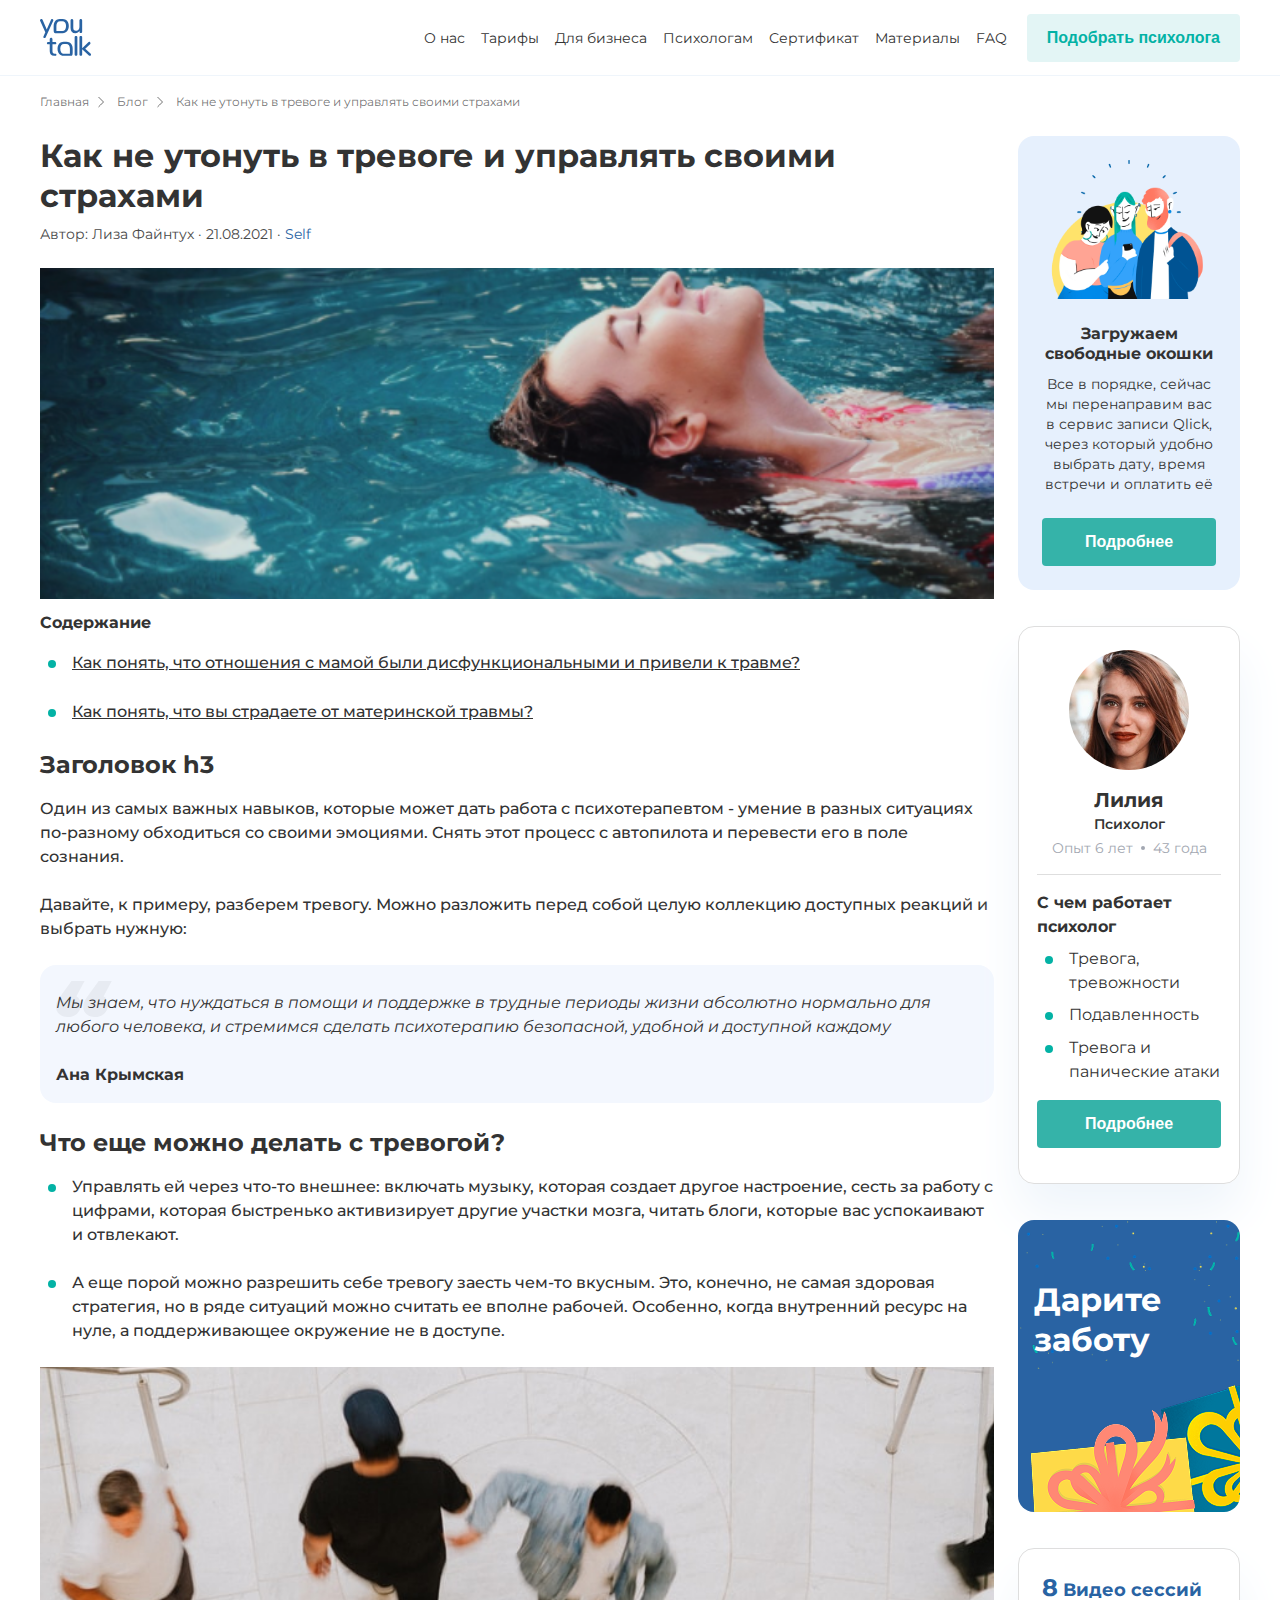
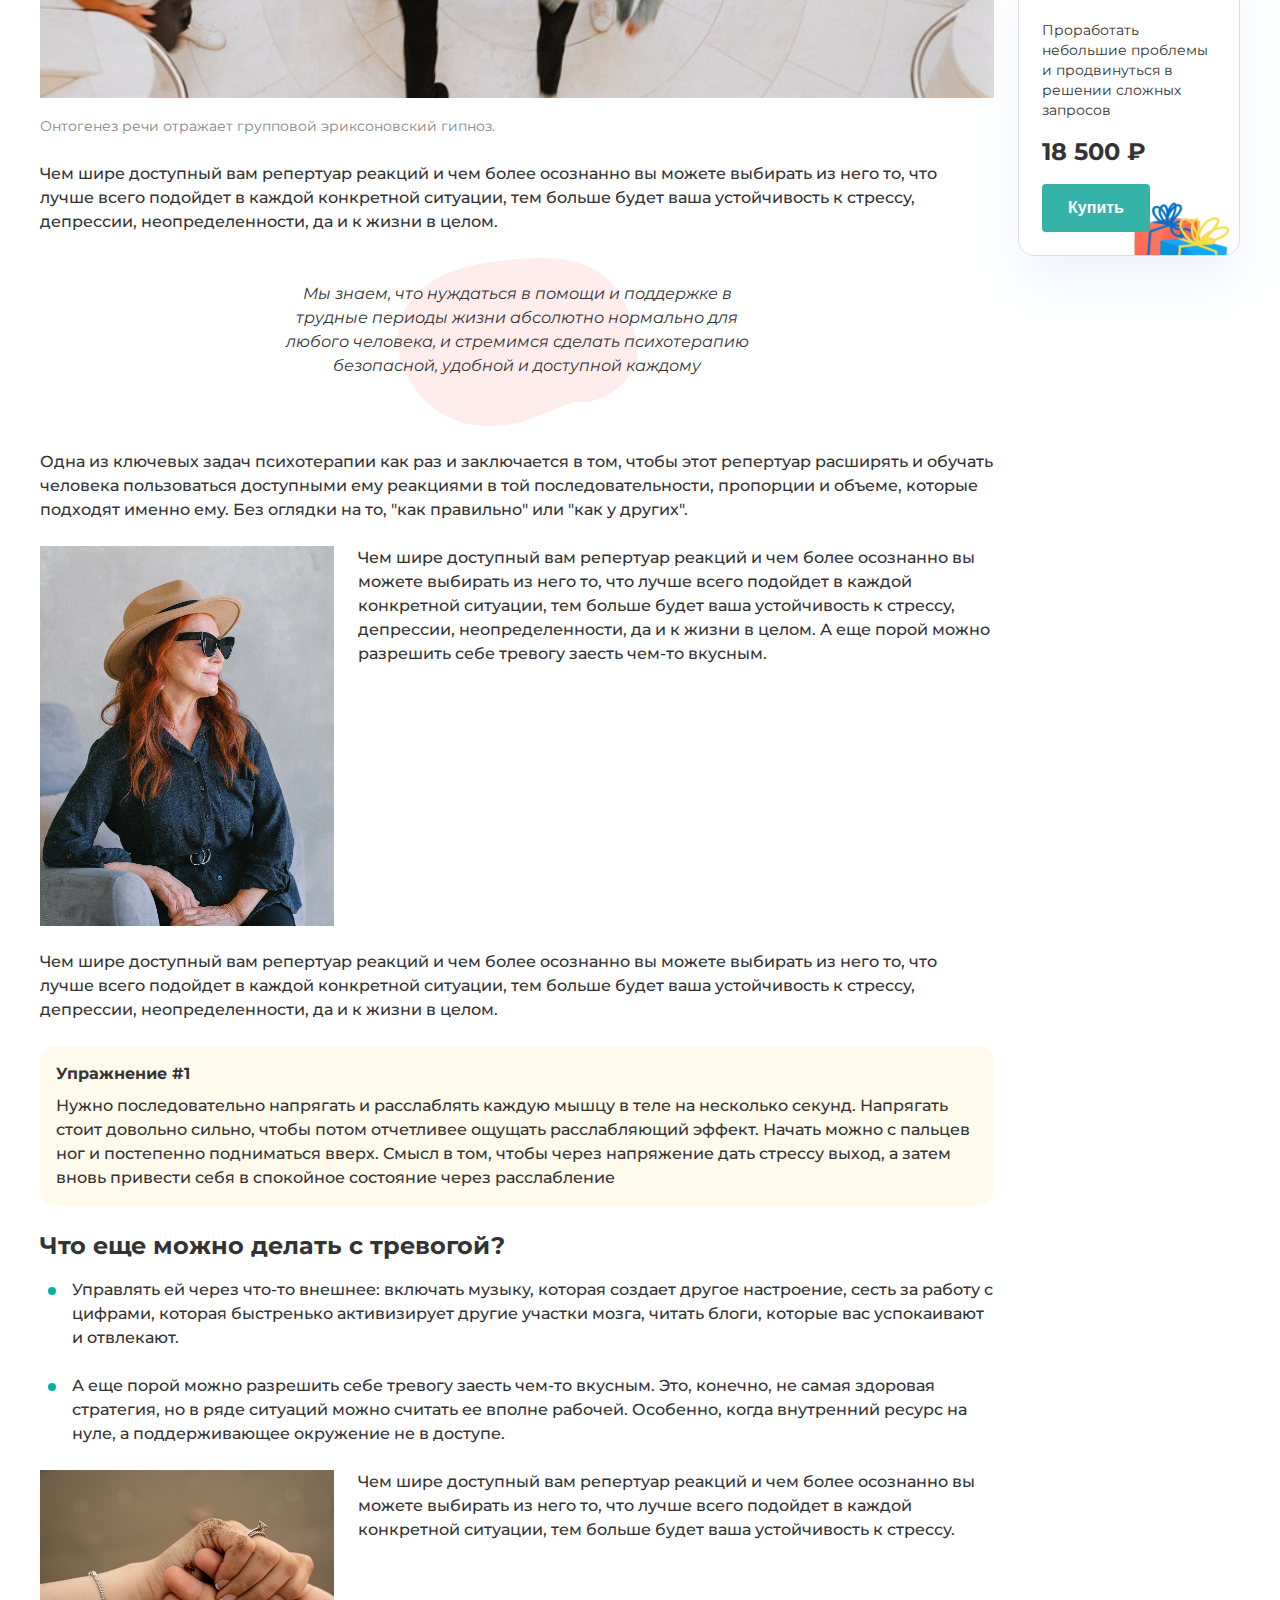
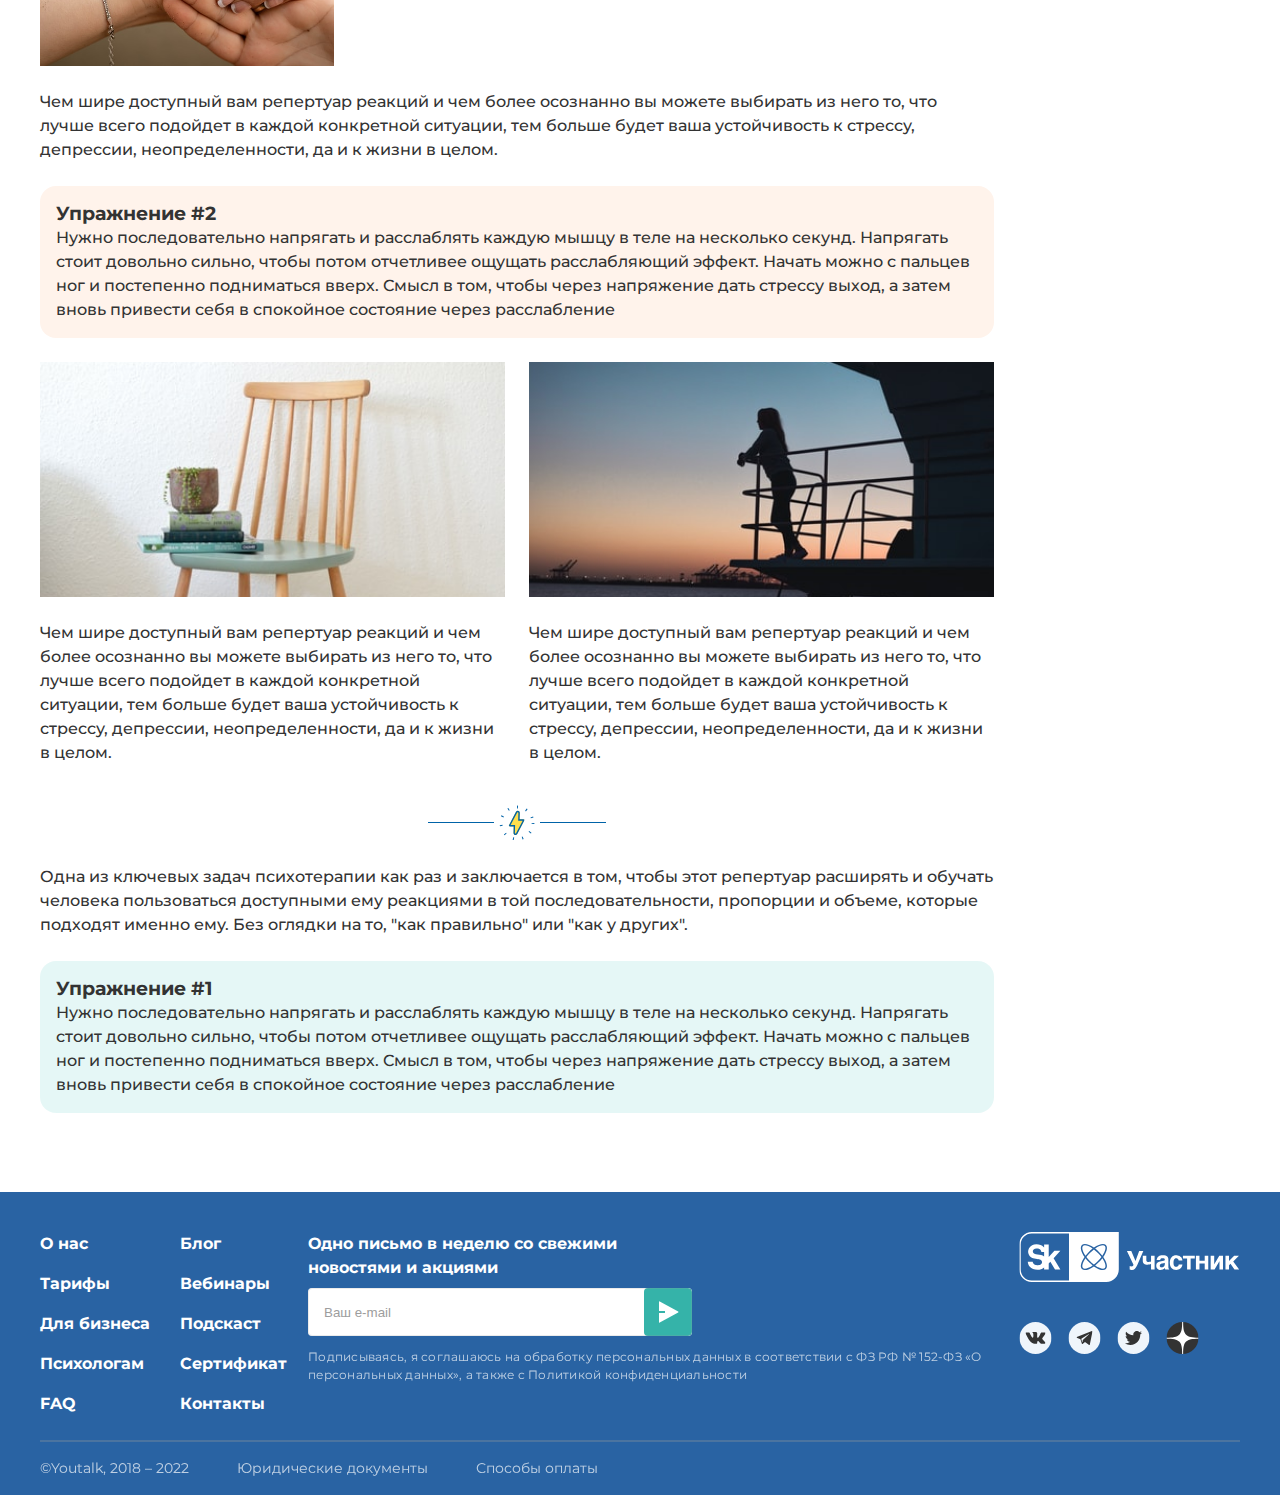
<file: article.html>
<!DOCTYPE html>
<html lang="en">

<head>
  <meta charset="UTF-8">
  <meta name="viewport" content="width=device-width, initial-scale=1.0">
  <title>You Talk</title>
  <link rel="preconnect" href="https://fonts.googleapis.com">
  <link rel="preconnect" href="https://fonts.gstatic.com" crossorigin>
  <link href="https://fonts.googleapis.com/css2?family=Montserrat:ital,wght@0,100..900;1,100..900&display=swap" rel="stylesheet">
  <link rel="stylesheet" href="main.css">
</head>

<body>
  <header class="header">
    <div class="header__wrapper container">
      <div class="logo">
        <img src="images/logo.svg" alt="You Talk logo">
      </div>
      <div class="menu">
        <div class="menu__wrapper">
          <nav class="nav">
            <ul class="nav__list">
              <li class="nav__item"><a class="nav__link">О нас</a></li>
              <li class="nav__item"><a class="nav__link">Тарифы</a></li>
              <li class="nav__item"><a class="nav__link">Для бизнеса</a></li>
              <li class="nav__item"><a class="nav__link">Психологам</a></li>
              <li class="nav__item"><a class="nav__link">Сертификат</a></li>
              <li class="nav__item"><a class="nav__link">Материалы</a></li>
              <li class="nav__item"><a class="nav__link">FAQ</a></li>
            </ul>
          </nav>
          <button class="button">Подобрать психолога</button>
        </div>
        <div class="menu__toggle"><span></span></div>
      </div>
    </div>
  </header>

  <main class="main main_article">

    <section class="container">
      <div class="breadcrums">
        <ul class="breadcrums__list">
          <li class="breadcrums__item">Главная</li>
          <li class="breadcrums__item">Блог</li>
          <li class="breadcrums__item">Как не утонуть в тревоге и управлять своими страхами</li>
        </ul>
      </div>

      <div class="grid">
        <article class="article">
          <h1 class="title">Как не утонуть в тревоге и управлять своими страхами</h1>
          <p class="article__info">
            <span>Автор: Лиза Файнтух</span>
            <span>·</span>
            <span>21.08.2021</span>
            <span>·</span>
            <span><a href="#">Self</a></span>
          </p>
          <img class="main-img" src="images/345dbd9a7bb621f9180f65b8d8307b0c.png" alt="">
          <section class="contents">
            <h3 class="title">Содержание</h3>
            <ul class="unnumbered-list">
              <li><a class="contents__link" href="#">Как понять, что отношения с мамой были дисфункциональными и привели к травме?</a></li>
              <li><a class="contents__link" href="#">Как понять, что вы страдаете от материнской травмы?</a></li>
            </ul>
          </section>
          <section>
            <h2 class="title">Заголовок h3</h2>
            <p>Один из самых важных навыков, которые может дать работа с психотерапевтом - умение в разных ситуациях по-разному обходиться со своими эмоциями. Снять этот процесс с автопилота и перевести его в поле сознания.</p>
            <p>Давайте, к примеру, разберем тревогу. Можно разложить перед собой целую коллекцию доступных реакций и выбрать нужную:</p>
            <blockquote class="quote">
              <p class="quote__text">Мы знаем, что нуждаться в помощи и поддержке в трудные периоды жизни абсолютно нормально для любого человека, и стремимся сделать психотерапию безопасной, удобной и доступной каждому</p>
              <p class="quote__author">Ана Крымская</p>
            </blockquote>
          </section>
          <section>
            <h2 class="title">Что еще можно делать с тревогой?</h2>
            <ul class="unnumbered-list">
              <li>Управлять ей через что-то внешнее: включать музыку, которая создает другое настроение, сесть за работу с цифрами, которая быстренько активизирует другие участки мозга, читать блоги, которые вас успокаивают и отвлекают.</li>
              <li>А еще порой можно разрешить себе тревогу заесть чем-то вкусным. Это, конечно, не самая здоровая стратегия, но в ряде ситуаций можно считать ее вполне рабочей. Особенно, когда внутренний ресурс на нуле, а поддерживающее окружение не в доступе.</li>
            </ul>
            <figure>
              <img src="images/45bb311e38b3a59d87aed3ae396ac101.jpeg" alt="">
              <figcaption>Онтогенез речи отражает групповой эриксоновский гипноз.</figcaption>
            </figure>
            <p>Чем шире доступный вам репертуар реакций и чем более осознанно вы можете выбирать из него то, что лучше всего подойдет в каждой конкретной ситуации, тем больше будет ваша устойчивость к стрессу, депрессии, неопределенности, да и к жизни в целом.</p>
            <div class="note">Мы знаем, что нуждаться в помощи и поддержке в трудные периоды жизни абсолютно нормально для любого человека, и стремимся сделать психотерапию безопасной, удобной и доступной каждому</div>
            <p>Одна из ключевых задач психотерапии как раз и заключается в том, чтобы этот репертуар расширять и обучать человека пользоваться доступными ему реакциями в той последовательности, пропорции и объеме, которые подходят именно ему. Без оглядки на то, "как правильно" или "как у других".</p>
            <div class="article__image-block">
              <img height="380px" src="images/daedaf1b11e93944e3f66504bb646368.png" alt="">
              <p>Чем шире доступный вам репертуар реакций и чем более осознанно вы можете выбирать из него то, что лучше всего подойдет в каждой конкретной ситуации, тем больше будет ваша устойчивость к стрессу, депрессии, неопределенности, да и к жизни в целом.
                А еще порой можно разрешить себе тревогу заесть чем-то вкусным. </p>
            </div>
            <p>Чем шире доступный вам репертуар реакций и чем более осознанно вы можете выбирать из него то, что лучше всего подойдет в каждой конкретной ситуации, тем больше будет ваша устойчивость к стрессу, депрессии, неопределенности, да и к жизни в целом.</p>
            <div class="practice practice_bg-color_yellow">
              <h3 class="title">Упражнение #1</h3>
              <p>Нужно последовательно напрягать и расслаблять каждую мышцу в теле на несколько секунд. Напрягать стоит довольно сильно, чтобы потом отчетливее ощущать расслабляющий эффект. Начать можно с пальцев ног и постепенно подниматься вверх. Смысл в том, чтобы через напряжение дать стрессу выход, а затем вновь привести себя в спокойное состояние через расслабление</p>
            </div>
          </section>
          <section>
            <h2 class="title">Что еще можно делать с тревогой?</h2>
            <ul class="unnumbered-list">
              <li>Управлять ей через что-то внешнее: включать музыку, которая создает другое настроение, сесть за работу с цифрами, которая быстренько активизирует другие участки мозга, читать блоги, которые вас успокаивают и отвлекают.</li>
              <li>А еще порой можно разрешить себе тревогу заесть чем-то вкусным. Это, конечно, не самая здоровая стратегия, но в ряде ситуаций можно считать ее вполне рабочей. Особенно, когда внутренний ресурс на нуле, а поддерживающее окружение не в доступе.</li>
            </ul>
            <div class="article__image-block">
              <img src="images/e4df8dd6ab85b3e9bbf4c4f039c334bd.jpeg" alt="">
              <p>Чем шире доступный вам репертуар реакций и чем более осознанно вы можете выбирать из него то, что лучше всего подойдет в каждой конкретной ситуации, тем больше будет ваша устойчивость к стрессу.</p>
            </div>
            <p>Чем шире доступный вам репертуар реакций и чем более осознанно вы можете выбирать из него то, что лучше всего подойдет в каждой конкретной ситуации, тем больше будет ваша устойчивость к стрессу, депрессии, неопределенности, да и к жизни в целом.</p>
            <div class="practice practice_bg-color_peach">
              <h3>Упражнение #2</h3>
              <p>Нужно последовательно напрягать и расслаблять каждую мышцу в теле на несколько секунд. Напрягать стоит довольно сильно, чтобы потом отчетливее ощущать расслабляющий эффект. Начать можно с пальцев ног и постепенно подниматься вверх. Смысл в том, чтобы через напряжение дать стрессу выход, а затем вновь привести себя в спокойное состояние через расслабление</p>
            </div>
            <div class="article__inner">
              <div class="article__image-block">
                <img src="images/20f5d70c753b9c7fe51259bb4720c0fc.jpeg" alt="">
                <p>Чем шире доступный вам репертуар реакций и чем более осознанно вы можете выбирать из него то, что лучше всего подойдет в каждой конкретной ситуации, тем больше будет ваша устойчивость к стрессу, депрессии, неопределенности, да и к жизни в целом.</p>
              </div>
              <div class="article__image-block">
                <img src="images/477028f1748af55c8f62a86e4b6fc38f.jpeg" alt="">
                <p>Чем шире доступный вам репертуар реакций и чем более осознанно вы можете выбирать из него то, что лучше всего подойдет в каждой конкретной ситуации, тем больше будет ваша устойчивость к стрессу, депрессии, неопределенности, да и к жизни в целом.</p>
              </div>
              <img src="images/lightning.svg" alt="">
            </div>
            <p>Одна из ключевых задач психотерапии как раз и заключается в том, чтобы этот репертуар расширять и обучать человека пользоваться доступными ему реакциями в той последовательности, пропорции и объеме, которые подходят именно ему. Без оглядки на то, "как правильно" или "как у других".</p>
            <div class="practice practice_bg-color_blue">
              <h3>Упражнение #1</h3>
              <p>Нужно последовательно напрягать и расслаблять каждую мышцу в теле на несколько секунд. Напрягать стоит довольно сильно, чтобы потом отчетливее ощущать расслабляющий эффект. Начать можно с пальцев ног и постепенно подниматься вверх. Смысл в том, чтобы через напряжение дать стрессу выход, а затем вновь привести себя в спокойное состояние через расслабление</p>
            </div>
          </section>

          <ul class="article__tags">
            <li><a href="#">Self</a></li>
            <li><a href="#">Самооценка и самопринятие</a></li>
            <li><a href="#">Самооценка и самопринятие</a></li>
            <li><a href="#">Упражнения</a></li>
            <li><a href="#">Чувства и эмоции</a></li>
            <li><a href="#">Самооценка и самопринятие</a></li>
            <li><a href="#">Тревога</a></li>
          </ul>
        </article>
        <aside class="aside">
          <div class="aside__card slot">
            <img src="images/Frame1.png" alt="">
            <h3 class="card__title">Загружаем свободные окошки</h3>
            <p>Все в порядке, сейчас мы перенаправим вас в сервис записи Qlick, через который удобно выбрать дату, время встречи и оплатить её</p>
            <button class="button">Подробнее</button>
          </div>
          <div class="aside__card psyhologist">
            <div class="psyhologist__info">
              <img class="psyhologist__photo" src="images/ecd196f9fa68245668cc21c078b433cb.png" alt="">
              <h3 class="psyhologist__name">Лилия</h3>
              <div>Психолог</div>
              <div class="psyhologist__add">
                <span>Опыт 6 лет</span>
                <span>43 года</span>
              </div>
            </div>
            <hr width="100%" size="1px" color="#DEDEDE" />
            <div>
              <h3 class="title">С чем работает психолог</h3>
              <ul class="unnumbered-list">
                <li>Тревога, тревожности</li>
                <li>Подавленность</li>
                <li>Тревога и панические атаки</li>
              </ul>
              <button class="button">Подробнее</button>
            </div>
          </div>
          <div class="aside__card care">
            <h3 class="title">Дарите заботу</h3>
          </div>

          <div class="aside__card sale">
            <h3 class="card__title"><span>8</span> Видео сессий</h3>
            <p>Проработать небольшие проблемы и продвинуться в решении сложных запросов</p>
            <div class="sale__price">18 500 &#8381;</div>
            <button class="button">Купить</button>
          </div>
        </aside>
      </div>

      <section class="main__footer">
        <div>
          <h2>Откликается проблема?</h2>
          <p>Поможем подобрать специалиста по работе с подобным запросом</p>
          <button class="button">Подобрать психолога</button>
        </div>
        <img src="images/footer-img.png" alt="">
      </section>

      </div>
  </main>

  <footer class="footer">
    <div class="container">
      <div class="footer__top">
        <nav class="footer__nav">
          <ul class="footer__nav-list">
            <li><a class="footer__nav-link" href="">О нас</a></li>
            <li><a class="footer__nav-link" href="">Тарифы</a></li>
            <li><a class="footer__nav-link" href="">Для бизнеса</a></li>
            <li><a class="footer__nav-link" href="">Психологам</a></li>
            <li><a class="footer__nav-link" href="">FAQ</a></li>
            <li><a class="footer__nav-link" href="">Блог</a></li>
            <li><a class="footer__nav-link" href="">Вебинары</a></li>
            <li><a class="footer__nav-link" href="">Подскаст</a></li>
            <li><a class="footer__nav-link" href="">Сертификат</a></li>
            <li><a class="footer__nav-link" href="">Контакты</a></li>
          </ul>
        </nav>
        <form class="footer__form form" action="">
          <h2 class="form__title">Одно письмо в неделю со свежими новостями и акциями</h2>
          <div class="form__input-wrapper">
            <input class="form__input" type="text" placeholder="Ваш e-mail">
            <button class="button button_type_submit" type="submit"></button>
          </div>
          <p class="form__desc">Подписываясь, я соглашаюсь на обработку персональных данных в соответствии с ФЗ РФ № 152-ФЗ «О персональных данных», а также с Политикой конфиденциальности</p>
        </form>
        <div>
          <img src="images/Skolkovo.svg" alt="skolkovo">
          <div class="social">
            <ul class="social__list">
              <li><a href="#"><img src="images/social/vk.svg" alt="vk logo"></a></li>
              <li><a href="#"><img src="images/social/telegram.svg" alt="telegram logo"></a></li>
              <li><a href="#"><img src="images/social/x.svg" alt="twitter logo"></a></li>
              <li><a href="#"><img src="images/social/dzen.svg" alt="dzen logo"></a></li>
            </ul>
          </div>
        </div>
      </div>

      <div class="footer__bottom">
        <span>©Youtalk, 2018 – 2022</span>
        <a href="">Юридические документы</a>
        <a href="">Способы оплаты</a>
      </div>
    </div>
  </footer>
</body>

</html>
</file>
<file: main.css>
*,
*::after,
*::before {
  padding: 0;
  margin: 0;
  box-sizing: border-box;
}

html {
  font-size: 14px;
  line-height: 20px;
  color: #333333;
}

body {
  font-family: "Montserrat", sans-serif;
  font-optical-sizing: auto;
  font-weight: 400;
  font-style: normal;
}

a {
  text-decoration: none;
  color: inherit;
}

ul {
  list-style-type: none;
}

img {
  display: block;
  width: 100%;
  object-fit: cover;
}

figure {
  margin-bottom: 16px;
}

figure figcaption {
  font-size: 1rem;
  color: #868686;
  font-weight: 400;
  margin-top: 16px;
}

.logo {
  width: 48px;
}

.button {
  height: 48px;
  width: 100%;
  max-width: 182px;
  font-size: 16px;
  font-weight: 700;
  line-height: 24px;
  color: #fff;
  background-color: #35B3A9;
  border: none;
  border-radius: 4px;
  display: flex;
  align-items: center;
  justify-content: center;
  cursor: pointer;
  margin: 0 auto;
}

.button_type_submit {
  width: 55px;
}

.button_type_submit::after {
  display: inline-block;
  content: "";
  width: 24px;
  aspect-ratio: 1 / 1;
  background-image: url("data:image/svg+xml,%3Csvg xmlns='http://www.w3.org/2000/svg' width='24' height='24' fill='none'%3E%3Cpath d='M3 13h6v-2H3V1.846a.5.5 0 0 1 .741-.438l18.462 10.154a.5.5 0 0 1 0 .876L3.741 22.592A.5.5 0 0 1 3 22.154V13z' fill='%23fff'/%3E%3C/svg%3E");
}

.container {
  padding: 0 16px;
  max-width: 1264px;
  width: 100%;
  margin: 0 auto;
}

.header {
  height: 56px;
  padding: 10px 0;
  display: flex;
  align-items: center;
  border-bottom: 1px solid #EFF5FB;
}

.header__wrapper {
  display: flex;
  align-items: center;
  justify-content: space-between;
}


.menu__wrapper {
  position: fixed;
  background: #fff;
  width: 100vw;
  height: 100vh;
  left: 100%;
  top: 0;
  display: flex;
  flex-direction: column;
  align-items: center;
  justify-content: center;
  gap: 1rem;
  padding: 2rem;
}

.nav__list {
  display: flex;
  flex-direction: column;
  gap: 2rem;
  align-items: center;
}

.nav__link {
  white-space: nowrap;
}

.menu__wrapper.active {
  left: 0;
}

.menu__toggle {
  position: relative;
  width: 18px;
  height: 14px;
}

.menu__toggle span,
.menu__toggle::after,
.menu__toggle::before {
  position: absolute;
  width: 100%;
  height: 2px;
  left: 0;
  background-color: #03B2A5;
  border-radius: 2px;
}

.menu__toggle span{
  display: inline-block;
  top: 50%;
  transform: translateY(-50%);
}

.menu__toggle::after,
.menu__toggle::before {
  content: "";
}

.menu__toggle::before {
  top: 0;
}

.menu__toggle::after {
  bottom: 0;
}

.main {
  padding: 24px 0;
}

.breadcrums {
  color: #333333B2;
  font-size: 12px;
  margin-bottom: 24px;
}

.breadcrums__list {
  display: flex;
  align-items: center;
  gap: 8px;
  white-space: nowrap;
  max-width: 100%;
  text-overflow: ellipsis;
}

.breadcrums__item:not(:last-child) {
  display: flex;
  align-items: center;
  gap: 4px;
}

.breadcrums__item:last-child {
  white-space: nowrap;
  overflow: hidden;
  text-overflow: ellipsis;
}

.breadcrums__item:not(:last-child)::after {
  content: url("data:image/svg+xml,%3Csvg xmlns='http://www.w3.org/2000/svg' width='16' height='16' viewBox='0 0 16 16' fill='none'%3E%3Cg clip-path='url(%23clip0_4492_1720)'%3E%3Cpath d='M5.8125 12.6875L7.375 11.125L10.5 8L7.375 4.875L5.8125 3.3125' stroke='%23333333' stroke-opacity='0.7' stroke-linecap='round' stroke-linejoin='round'/%3E%3C/g%3E%3Cdefs%3E%3CclipPath id='clip0_4492_1720'%3E%3Crect width='16' height='16' fill='white' transform='matrix(0 1 1 0 0 0)'/%3E%3C/clipPath%3E%3C/defs%3E%3C/svg%3E");
  display: inline-block;
  width: 16px;
  height: 16px;
}

.article section {
  margin-bottom: 16px;
}

.article section:not(.contents) {
  font-size: 16px;
  line-height: 24px;
  font-weight: 500;
}

.article h1.title {
  margin-bottom: 8px;
}

.article__info {
  display: flex;
  gap: 4px;
  color: #494949;
  margin-bottom: 16px;
}

.article__info a {
  color: #2963A3;
}

.article__inner {
  display: grid;
  grid-template-columns: 1fr;
}

.article__inner > img {
  width: 178px;
  margin: 0 auto;
}

.article__inner .article__image-block img {
  height: 235px;
}

.article__image-block {
  display: grid;
  grid-template-columns: 1fr;
  grid-gap: 16px;
  margin-bottom: 16px;
}

.article__tags {
  display: none;
}

.grid {
  display: grid;
}

.title {
  font-weight: 700;
}

.article .main-img,
.article figure img {
  height: 160px;
}

h1.title {
  margin-bottom: 24px;
  font-size: 24px;
  line-height: 32px;
}

h2.title {
  font-size: 18px;
  line-height: 26px;
  margin-bottom: 8px;
}

h3.title {
  font-size: 16px;
  line-height: 24px;
  margin-bottom: 8px;
}

p:not(:last-of-type) {
  margin-bottom: 8px;
}

.contents__link {
  font-weight: 500;
  text-decoration: underline;
}

.unnumbered-list {
  margin-bottom: 16px;
}

.unnumbered-list li {
  display: flex;
  align-items: baseline;
  gap: 8px;
}

.unnumbered-list li:not(:last-child) {
  margin-bottom: 8px;
}

.unnumbered-list li::before {
  content: "";
  display: inline-block;
  width: 8px;
  aspect-ratio: 1 / 1;
  margin: 8px;
  border-radius: 50%;
  background: #03B2A5;
  flex-shrink: 0;
}

.quote {
  padding: 1em;
  background-color: #F3F7FE;
  border-radius: 1em;
  margin-top: 40px;
  font-weight: 400;
}

.quote__text {
  font-style: italic;
  padding-top: 10px;
  background-image: url("images/quotes.svg");
  background-size: auto 36px;
  background-repeat: no-repeat;
  background-position: 0 0;
}

.note {
  font-weight: 400;
  font-style: italic;
  text-align: center;
  padding-top: 8px;
  background-image: url("images/note-bg.svg");
  background-size: contain;
  background-repeat: no-repeat;
  background-position: center;
  margin: 0 auto 1em auto;
  max-width: 485px;
}

.quote__author {
  font-weight: 700;
}

.tabs {
  overflow-x: auto;
}

.tabs::-webkit-scrollbar {
  width: 0;
}

.tabs__list {
  display: flex;
  gap: 8px;
}

.tabs__list li:last-child {
  padding-right: 16px;
}

.tab {
  display: flex;
  flex-wrap: nowrap;
  align-items: center;
  gap: 4px;
  height: 32px;
  width: max-content;
  padding: 6px 8px;
  font-size: 14px;
  line-height: 18px;
  font-weight: 600;
  border-radius: 24px;
  border: 1px solid #C1C5CD;
  background: #FFFFFFB2;
  white-space: nowrap;
  cursor: pointer;
}

.tab.active {
  border: #16C8BB 2px solid;
}

.cards-container {
  display: grid;
  grid-template-columns: 1fr;
  gap: 16px;
  margin-bottom: 28px;
}

.card {
  border-radius: 16px;
  overflow: hidden;
  position: relative;
  display: flex;
  flex-direction: column;
}

.card:nth-child(n+5) {
  display: none;
}

.card__image {
  width: 100%;
  aspect-ratio: 7 / 5;
  object-fit: cover;
}

.card__content {
  height: 100%;
  padding: 16px;
  border-radius: 0 0 16px 16px;
  border-color: #DEDEDE;
  border-width: 0 1px 1px 1px;
  border-style: solid;
  display: flex;
  flex-direction: column;
  gap: 8px;
}

.card__tags {
  position: absolute;
  display: flex;
  flex-direction: column;
  gap: 8px;
  padding: 8px;
  width: 100%;
  top: 0;
  left: 0;
  align-items: start;
}

.card__title h3 {
  font-size: 18px;
  line-height: 26px;
  margin-bottom: 4px;
}

.card__title p {
  font-size: 12px;
  line-height: 18px;
  color: #494949;
}

.card__date {
  font-size: 12px;
  line-height: 18px;
  color: #868686;
}

.practice {
  padding: 1em;
  border-radius: 1em;
  margin: 1em 0;
}

.practice_bg-color_yellow {
  background-color: #FEFAEC;
}

.practice_bg-color_peach {
  background-color: #FFF3EB;
}

.practice_bg-color_blue {
  background-color: #03B2A51A;
}

.aside { 
  display: grid;
  grid-template-columns: 1fr;
  grid-auto-rows: max-content;
  grid-gap: 24px;
  margin-bottom: 36px;
}

.aside__card {
  border-radius: 16px;
  padding: 24px;
}

.slot {
  background-color: #E6F0FD;
  text-align: center;
}

.slot img {
  margin-bottom: 24px;
}

.slot .card__title {
  margin-bottom: 11px;
}

.slot p {
  margin-bottom: 24px;
}

.slot .button {
  max-width: none;
}

.psyhologist,
.sale {
  border: 1px solid #DEDEDE;
  box-shadow: 0px 30px 50px 0px #EFF5FB;
}

.psyhologist {
  display: flex;
  flex-direction: column;
  gap: 16px;
  padding: 23px 18px 35px;
}

.psyhologist > * {
  max-width: 250px;
  margin: 0 auto;
}

.psyhologist__photo {
  width: 120px;
  aspect-ratio: 1 / 1;
  border-radius: 50%;
  object-fit: cover;
  margin-bottom: 16px;
  margin-left: auto;
  margin-right: auto;
}

.psyhologist__name {
  font-size: 20px;
  line-height: 28px;
}

.psyhologist__name + div {
  font-weight: 600;
  margin-bottom: 4px;
}

.psyhologist__add {
  display: flex;
  color: #A2A7B1;
  justify-content: center;
}

.psyhologist__add span:not(:last-child) {
  display: flex;
  align-items: center;
}

.psyhologist__add span:not(:last-child)::after {
  display: inline-block;
  content: "";
  width: 4px;
  margin: 8px;
  aspect-ratio: 1 / 1;
  border-radius: 50%;
  background-color: #A2A7B1;
}

.psyhologist__info {
  text-align: center;
}

.psyhologist .button {
  max-width: none;
}

.care {
  background-color: #2963A3;
  color: #fff;
  height: 292px;
  background-image: url("images/care-bg-1.png"), url("images/care-bg-2.png");
  background-size: 347px auto, 100% auto;
  background-repeat: no-repeat;
  background-position:  13px 145px, top center;
  padding: 16px;
}

.care .title {
  font-size: 32px;
  line-height: 40px;
  margin-top: 44px;
  margin-left: auto;
  margin-right: auto;
  width: fit-content;
}

.sale {
  display: flex;
  flex-direction: column;
  gap: 16px;
  padding: 15px;
  background-image: url("images/gifts.png");
  background-repeat: no-repeat;
  background-size: 50% auto;
  background-position: right bottom;
}

.sale .card__title {
  font-size: 18px;
  line-height: 26px;
  color: #2963A3;
}

.sale .card__title span {
  font-size: 24px;
  line-height: 32px;
}

.sale .sale__price,
.sale .button {
  max-width: 108px;
  margin-left: 0;
  margin-right: auto;
}

.sale .sale__price {
  font-size: 24px;
  line-height: 32px;
  font-weight: 700;
}

.footer {
  position: relative;
  z-index: 1;
  background-color: #2963A3;
  color: #fff;
  padding: 15px 0;
}

.footer img[alt="skolkovo"] {
  width: 221px;
}

.footer__nav-list {
  display: grid;
  grid-template-rows: repeat(5, auto);
  grid-auto-rows: auto;
  grid-template-columns: repeat(2, auto);
  grid-auto-flow: column;
  justify-content: space-between;
  row-gap: 16px;
  column-gap: 30px;
}

.footer__nav-link {
  font-size: 16px;
  line-height: 24px;
  font-weight: 700;
}

.footer__info > img {
  width: 221px;
}

.form__title {
  max-width: 384px;
  font-size: 16px;
  line-height: 24px;
  margin-bottom: 8px;
}

.form__input-wrapper {
  max-width: 384px;
  display: flex;
  align-items: stretch;
  outline: 1px solid #9D9D9D33;
  outline-offset: -1px;
  border-radius: 4px;
  overflow: hidden;
  background: #FFFFFF;
  margin-bottom: 12px;
}

.form__input {
  width: 100%;
  padding: 14px 16px;
  border: none;
  background: none;
}

.form__input::placeholder {
  color: #9D9D9D;
}

.form__desc {
  font-size: 12px;
  line-height: 18px;
  opacity: 0.7;
  letter-spacing: 0.25px
}

.social__list {
  display: flex;
  gap: 16px;
}

.footer__top {
  display: grid;
  grid-template-columns: 1fr;
  gap: 20px;
  padding: 20px 0;
}

.footer__bottom {
  display: flex;
  flex-direction: column;
  gap: 20px;
  padding: 20px 0;
  border-top: 2px solid #9d9d9d4d;
}

.footer__bottom > * {
  opacity: 0.7;
}

.social {
  margin-top: 20px;
}

@media screen and (min-width: 414px) {
  .header {
    height: 72px;
  }

  .container {
    padding: 0 20px;
  }

  .main {
    padding-top: 16px;
  }

  .article .main-img,
  .article figure img {
    height: 207px;
  }

  .main__footer {
    display: none;
  }

  h1.title {
    font-size: 32px;
    line-height: 40px;
    margin-bottom: 16px;
  }

  h2.title {
    font-size: 24px;
    line-height: 32px;
    margin-bottom: 16px;
  }

  .card__image {
    aspect-ratio: 9 / 5;
  }

  .card__date {
    margin-top: 54px;
  }

  .aside {
    margin-bottom: 103px;
  }

  section > .unnumbered-list,
  .article section {
    margin-bottom: 24px;
  }

  section > .unnumbered-list li:not(:last-child),
  p:not(:last-of-type) {
    margin-bottom: 16px;
  }

  .note {
    padding-top: 24px;
    margin-bottom: 24px;
  }

  .quote {
    margin-top: 24px;
  }

  .sale {
    padding: 23px;
  }
}

@media screen and (min-width: 768px) {
  .main {
    padding-bottom: 55px;
  }

  .header {
    height: 76px;
  }

  .logo {
    width: 51px;
  }
  
  .tabs {
    margin-bottom: 24px;
  }
  
  .tabs__list {
    flex-wrap: wrap;
  }
  
  .card:nth-child(n+5) {
    display: flex;
  }
  
  .card_size_large {
    grid-column: span 2;
  }
  
  .card__date {
    margin-top: auto;
  }
  
  .cards-container {
    grid-template-columns: repeat(2, 1fr);
    gap: 24px;
  }
  
  .footer__top {
    grid-template-columns: auto 1fr;
    column-gap: 31px;
    row-gap: 26px;
  }
  
  .social {
    margin-top: 40px;
  }
  
  .footer__bottom {
    flex-direction: row;
    gap: 48px;
  }
  
  .cards-container {
    margin-bottom: 33px;
  }

  .article__info {
    margin-bottom: 24px;
  }

  .article .main-img,
  .article figure img {
    height: 331px;
  }

  .article .main-img {
    margin-bottom: 12px;
  }

  .article__inner {
    grid-template-columns: 1fr 1fr;
    margin-bottom: 24px;
    column-gap: 16px;
    row-gap: 24px;
  }

  .article__inner > img {
    grid-column: span 2;
  }

  section > .article__image-block {
    grid-template-columns: 294px 1fr;
    margin-bottom: 24px;
  }

  .contents .title {
    margin-bottom: 16px;
  }

  .unnumbered-list {
    font-size: 16px;
    line-height: 24px;
  }

  .note {
    padding-bottom: 48px;
  }

  .aside {
    grid-template-columns: repeat(2, 1fr);
    row-gap: 36px;
    column-gap: 16px;
    margin-bottom: 3px;
  }

  figure {
    margin-bottom: 24px;
  }

  section > .unnumbered-list li:not(:last-child), 
  p:not(:last-of-type) {
    margin-bottom: 24px;
  }

  .practice {
    margin: 24px 0;
  }

  .care {
    min-height: 242px;
    height: auto;
  }
}

@media screen and (min-width: 1024px) {
  .main {
    padding-bottom: 60pxpx;
  }

  .grid {
    grid-template-columns: 1fr 222px;
    grid-gap: 24px;
  }

  .container {
    padding: 0 32px;
  }

  .header .button {
    max-width: none;
    width: fit-content;
    padding: 14px 20px;
    color: #03B2A5;
    font-weight: 700;
    background: #E3F5F5;
  }
  .menu__wrapper {
    position: static;
    flex-direction: row;
    gap: 20px;
    width: auto;
    height: auto;
    background: none;
    padding: 0;
  }

  .menu__toggle {
    display: none;
  }

  .nav__list {
    flex-direction: row;
    gap: 16px;
  }

  .cards-container {
    grid-template-columns: repeat(6, 1fr);
    margin-bottom: 35px;
  }

  .card_size_large {
    grid-column: span 3;
  }

  .card_size_small {
    grid-column: span 2;
  }

  .aside {
    grid-template-columns: 1fr;
  }

  .article__image-block {
    grid-gap: 24px;
  }

  .article__inner {
    column-gap: 24px;
  }

  .care {
    height: 292px;
  }

  .footer {
    padding: 20px 0 17px 0;
  }

  .footer__top {
    grid-template-columns: auto 1fr auto;
    grid-gap: 21px;
    padding-bottom: 24px;
  }

  .footer__bottom {
    padding: 16px 0 0 0;
  }
}

@media screen and (min-width: 1440px) {
  .grid {
    grid-template-columns: 690px 282px;
    justify-content: space-between;
  }

  .main_article {
    background-image: url("images/article-bg-footer.svg"),
      url("images/article-bg-2.svg"),
      url("images/article-bg-1.svg");
    background-repeat: no-repeat;
    background-size: 100%, 218px 606px, 73px 240px;
    background-position: center bottom, top 50% right 0, bottom 198px right 0;
  }

  .main__footer {
    display: grid;
    grid-template-columns: 348px 520px;
    justify-content: space-between;
    padding-top: 72px;
    border-top: 1px solid #DEDEDE;
    margin-bottom: 53px;
  }

  .main__footer h2 {
    font-size: 48px;
    line-height: 56px;
    margin-bottom: 24px;
  }

  .main__footer p {
    font-size: 18px;
    line-height: 26px;
    margin-bottom: 32px;
  }

  .main__footer .button {
    background-color: #16C8BB;
    max-width: 238px;
    height: 60px;
    margin-left: 0;
  }

  .article__info span:nth-last-child(-n + 2) {
    display: none;
  }

  .article__tags {
    display: flex;
    flex-wrap: wrap;
    gap: 8px;
    color: #2963A3;
    margin-bottom: 48px;
  }

  .article__tags li::after {
    content: "·";
    margin-left: 8px;
  }

  .article__tags li:nth-child(4)::after,
  .article__tags li:last-child::after {
    content: none;
  }
}
</file>
